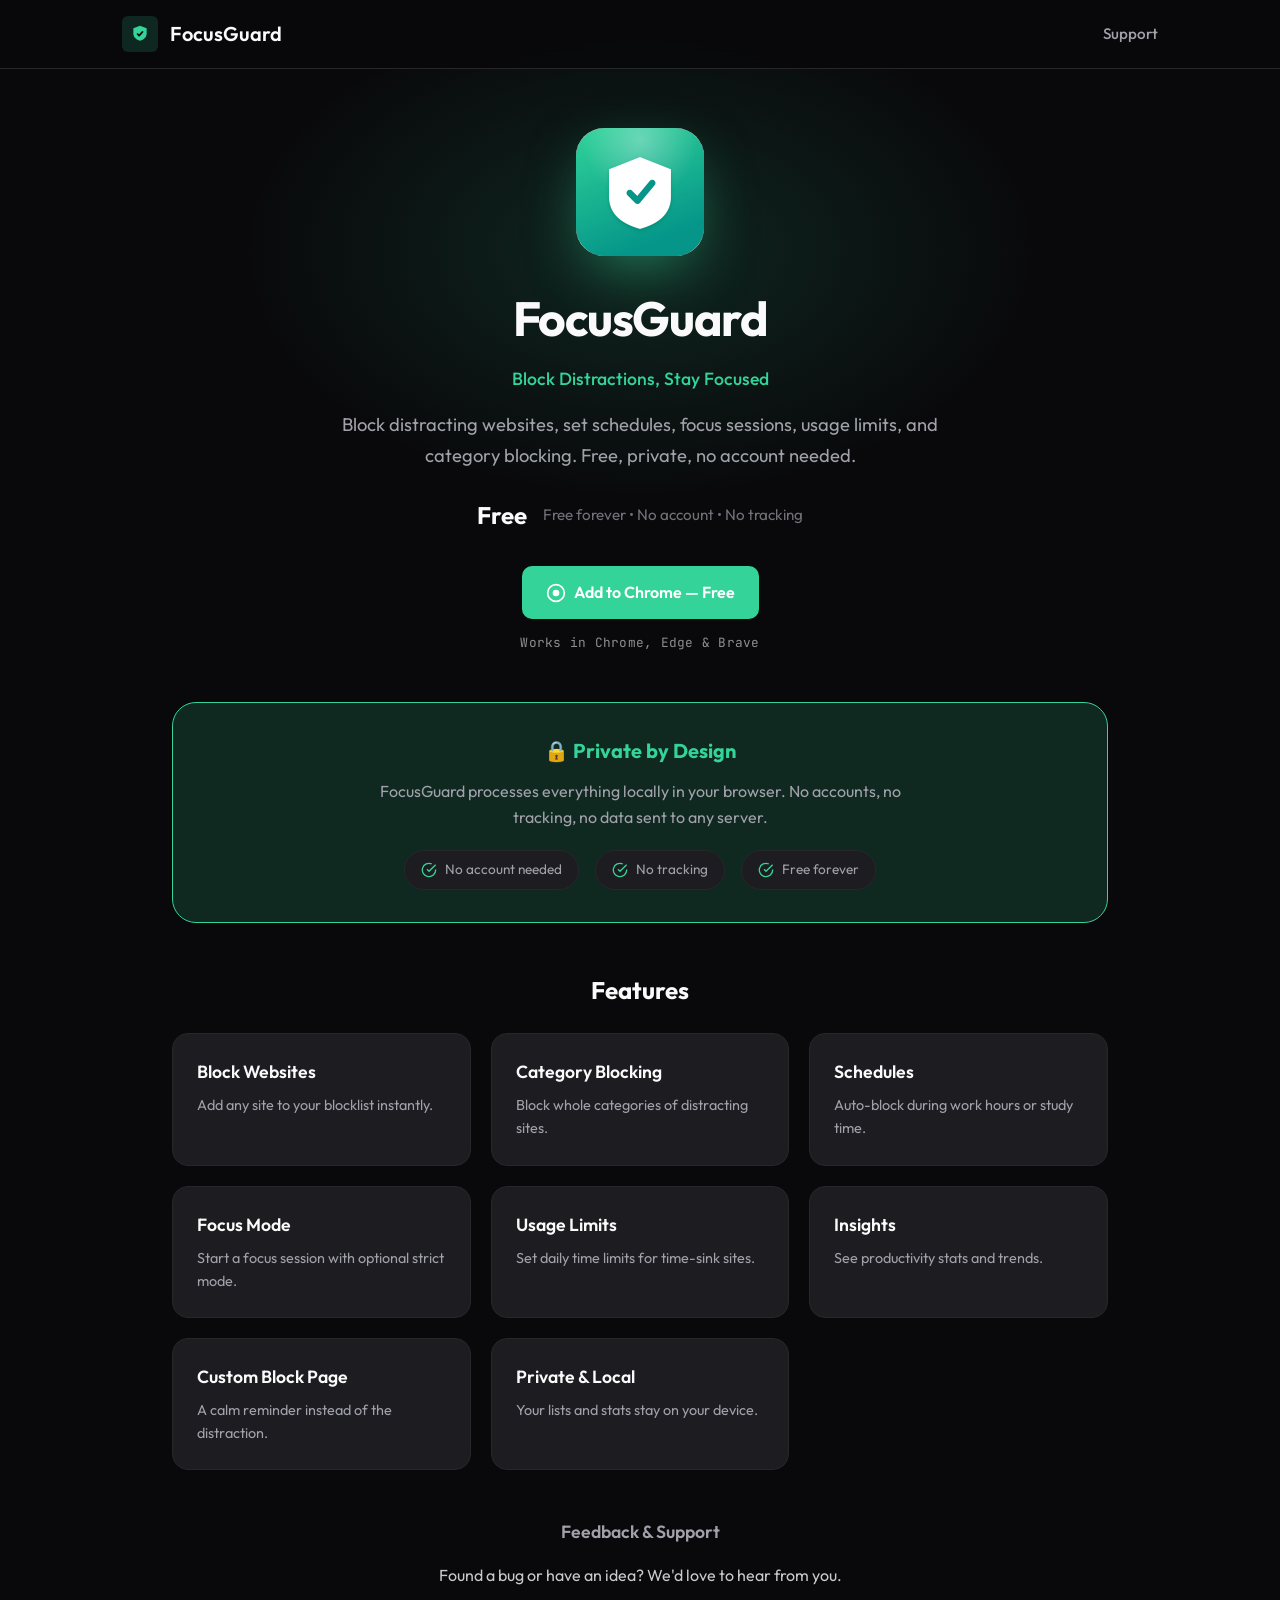
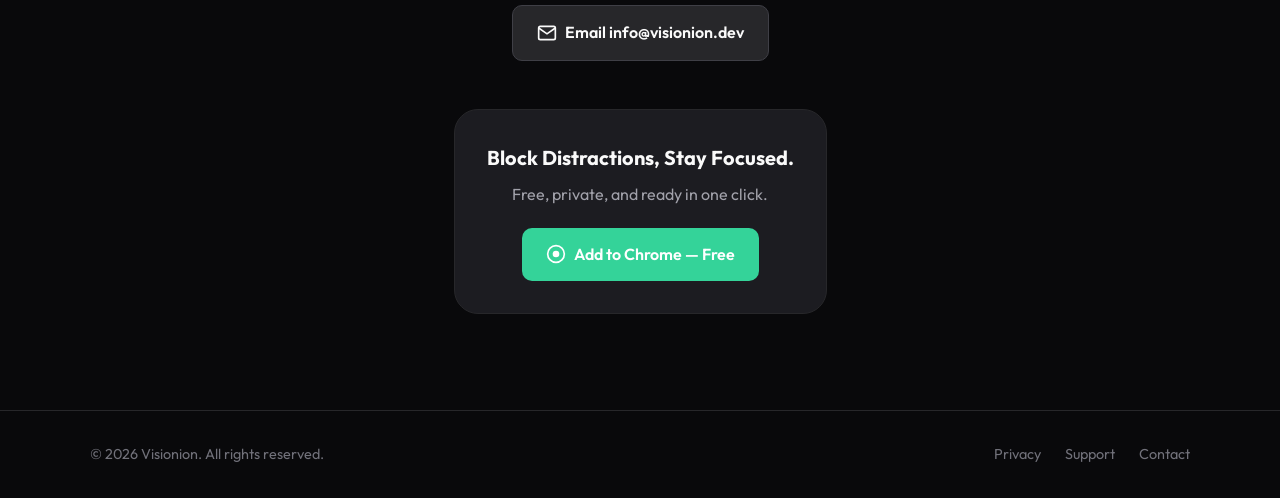
<file: index.html>
<!DOCTYPE html>
<html lang="en">
<head>
<script async src="https://www.googletagmanager.com/gtag/js?id=G-M6JFPRX2WN"></script>
<script>
  window.dataLayer = window.dataLayer || [];
  function gtag(){dataLayer.push(arguments);}
  gtag('js', new Date());
  gtag('config', 'G-M6JFPRX2WN');
</script>

  <meta charset="UTF-8" /><meta name="viewport" content="width=device-width, initial-scale=1" />
  <meta name="theme-color" content="#22c55e" />
  <title>FocusGuard — Free Chrome Extension | Block Distractions, Stay Focused</title>
  <meta name="description" content="Block distracting websites, set schedules, focus sessions, usage limits, and category blocking. Free, private, no account needed." />
  <link rel="canonical" href="https://focusguard.visionion.dev/" />
  <meta property="og:title" content="FocusGuard — Free Chrome Extension" />
  <meta property="og:description" content="Block distracting websites, set schedules, focus sessions, usage limits, and category blocking. Free, private, no account needed." />
  <meta property="og:type" content="website" />
  <meta property="og:url" content="https://focusguard.visionion.dev/" />
  <meta property="og:image" content="https://focusguard.visionion.dev/og-image.png" />
  <meta name="twitter:card" content="summary_large_image" />
  <meta name="twitter:title" content="FocusGuard — Free Chrome Extension" />
  <meta name="twitter:description" content="Block distracting websites, set schedules, focus sessions, usage limits, and category blocking. Free, private, no account needed." />
  <meta name="twitter:image" content="https://focusguard.visionion.dev/og-image.png" />
  <script type="application/ld+json">
  {
    "@context": "https://schema.org", "@type": "WebApplication",
    "name": "FocusGuard", "applicationCategory": "BrowserApplication",
    "operatingSystem": "Chrome", "description": "Block distracting websites, set schedules, focus sessions, usage limits, and category blocking. Free, private, no account needed.",
    "url": "https://focusguard.visionion.dev/",
    "offers": { "@type": "Offer", "price": "0", "priceCurrency": "USD" },
    "publisher": { "@type": "Organization", "name": "Visionion", "url": "https://visionion.dev" }
  }
  </script>
  <link rel="icon" type="image/png" href="/icon.png">
  <link rel="apple-touch-icon" href="/apple-touch-icon.png">
  <link rel="preconnect" href="https://fonts.googleapis.com"><link rel="preconnect" href="https://fonts.gstatic.com" crossorigin>
  <link href="https://fonts.googleapis.com/css2?family=Outfit:wght@300;400;500;600;700&family=JetBrains+Mono:wght@400;500&display=swap" rel="stylesheet">
  <link rel="stylesheet" href="styles.css" />
</head>
<body>
  <nav class="nav"><div class="nav-container">
    <a href="/" class="nav-logo"><span class="logo-icon"><svg viewBox="0 0 24 24" fill="currentColor"><path d="M12 2l8 3v6c0 5-3.5 7.5-8 9-4.5-1.5-8-4-8-9V5z"/><polyline points="9,12 11,14 15,9.5" fill="none" stroke="#0a0a0f" stroke-width="2" stroke-linecap="round" stroke-linejoin="round"/></svg></span><span class="logo-text">FocusGuard</span></a>
    <div class="nav-right"><a href="/support.html" class="nav-link">Support</a></div>
  </div></nav>
  <main>
    <section class="hero"><div class="hero-glow"></div><div class="hero-content">
      <img src="/icon.png" alt="FocusGuard icon" class="hero-app-icon" width="128" height="128" />
      <h1 class="hero-title">FocusGuard</h1>
      <p class="hero-tagline">Block Distractions, Stay Focused</p>
      <p class="hero-subtitle">Block distracting websites, set schedules, focus sessions, usage limits, and category blocking. Free, private, no account needed.</p>
      <div class="hero-price"><span class="price-tag">Free</span><span class="price-note">Free forever • No account • No tracking</span></div>
      <div class="hero-cta"><a href="/download.html" class="btn btn-primary">
        <svg viewBox="0 0 24 24" fill="currentColor" width="20" height="20"><circle cx="12" cy="12" r="10" fill="none" stroke="currentColor" stroke-width="2"/><circle cx="12" cy="12" r="4"/></svg>
        Add to Chrome — Free</a></div>
      <p class="hero-meta">Works in Chrome, Edge & Brave</p>
    </div></section>
    <div class="main-content">
      <section class="privacy-banner"><h2>🔒 Private by Design</h2>
        <p>FocusGuard processes everything locally in your browser. No accounts, no tracking, no data sent to any server.</p>
        <div class="privacy-highlights">
          <span class="privacy-badge"><svg viewBox="0 0 24 24" fill="none" stroke="currentColor" stroke-width="2"><path d="M22 11.08V12a10 10 0 11-5.93-9.14"/><polyline points="22,4 12,14.01 9,11.01"/></svg> No account needed</span>
          <span class="privacy-badge"><svg viewBox="0 0 24 24" fill="none" stroke="currentColor" stroke-width="2"><path d="M22 11.08V12a10 10 0 11-5.93-9.14"/><polyline points="22,4 12,14.01 9,11.01"/></svg> No tracking</span>
          <span class="privacy-badge"><svg viewBox="0 0 24 24" fill="none" stroke="currentColor" stroke-width="2"><path d="M22 11.08V12a10 10 0 11-5.93-9.14"/><polyline points="22,4 12,14.01 9,11.01"/></svg> Free forever</span>
        </div>
      </section>
      <section class="features-section"><h2 class="features-title">Features</h2><div class="features-grid">
<div class="feature-card"><h3>Block Websites</h3><p>Add any site to your blocklist instantly.</p></div>
<div class="feature-card"><h3>Category Blocking</h3><p>Block whole categories of distracting sites.</p></div>
<div class="feature-card"><h3>Schedules</h3><p>Auto-block during work hours or study time.</p></div>
<div class="feature-card"><h3>Focus Mode</h3><p>Start a focus session with optional strict mode.</p></div>
<div class="feature-card"><h3>Usage Limits</h3><p>Set daily time limits for time-sink sites.</p></div>
<div class="feature-card"><h3>Insights</h3><p>See productivity stats and trends.</p></div>
<div class="feature-card"><h3>Custom Block Page</h3><p>A calm reminder instead of the distraction.</p></div>
<div class="feature-card"><h3>Private &amp; Local</h3><p>Your lists and stats stay on your device.</p></div>
</div></section>
      <section class="requirements-section"><h2>Feedback &amp; Support</h2>
        <p style="max-width:620px;margin:0 auto 1rem;opacity:.8;line-height:1.7">Found a bug or have an idea? We'd love to hear from you.</p>
        <a href="mailto:info@visionion.dev?subject=FocusGuard%20Feedback" class="btn btn-secondary">
          <svg viewBox="0 0 24 24" fill="none" stroke="currentColor" stroke-width="2" width="18" height="18"><path d="M22 6l-10 7L2 6"/><rect x="2" y="4" width="20" height="16" rx="2"/></svg>
          Email info@visionion.dev</a>
      </section>
      <section class="cta-section"><div class="cta-card">
        <h3>Block Distractions, Stay Focused.</h3><p>Free, private, and ready in one click.</p>
        <a href="/download.html" class="btn btn-primary">
          <svg viewBox="0 0 24 24" fill="currentColor" width="20" height="20"><circle cx="12" cy="12" r="10" fill="none" stroke="currentColor" stroke-width="2"/><circle cx="12" cy="12" r="4"/></svg>
          Add to Chrome — Free</a>
      </div></section>
    </div>
  </main>
  <footer class="footer"><div class="footer-container">
    <p class="footer-copy">© <span id="year"></span> Visionion. All rights reserved.</p>
    <div class="footer-links"><a href="/privacy.html">Privacy</a><a href="/support.html">Support</a><a href="https://visionion.dev/contact-us.html">Contact</a></div>
  </div></footer>
  <script>document.getElementById('year').textContent=new Date().getFullYear();</script>
  <script defer src='https://static.cloudflareinsights.com/beacon.min.js' data-cf-beacon='{"token": "0fb8a7ea8df846ac9b497b494a709847"}'></script>
</body>
</html>
</file>
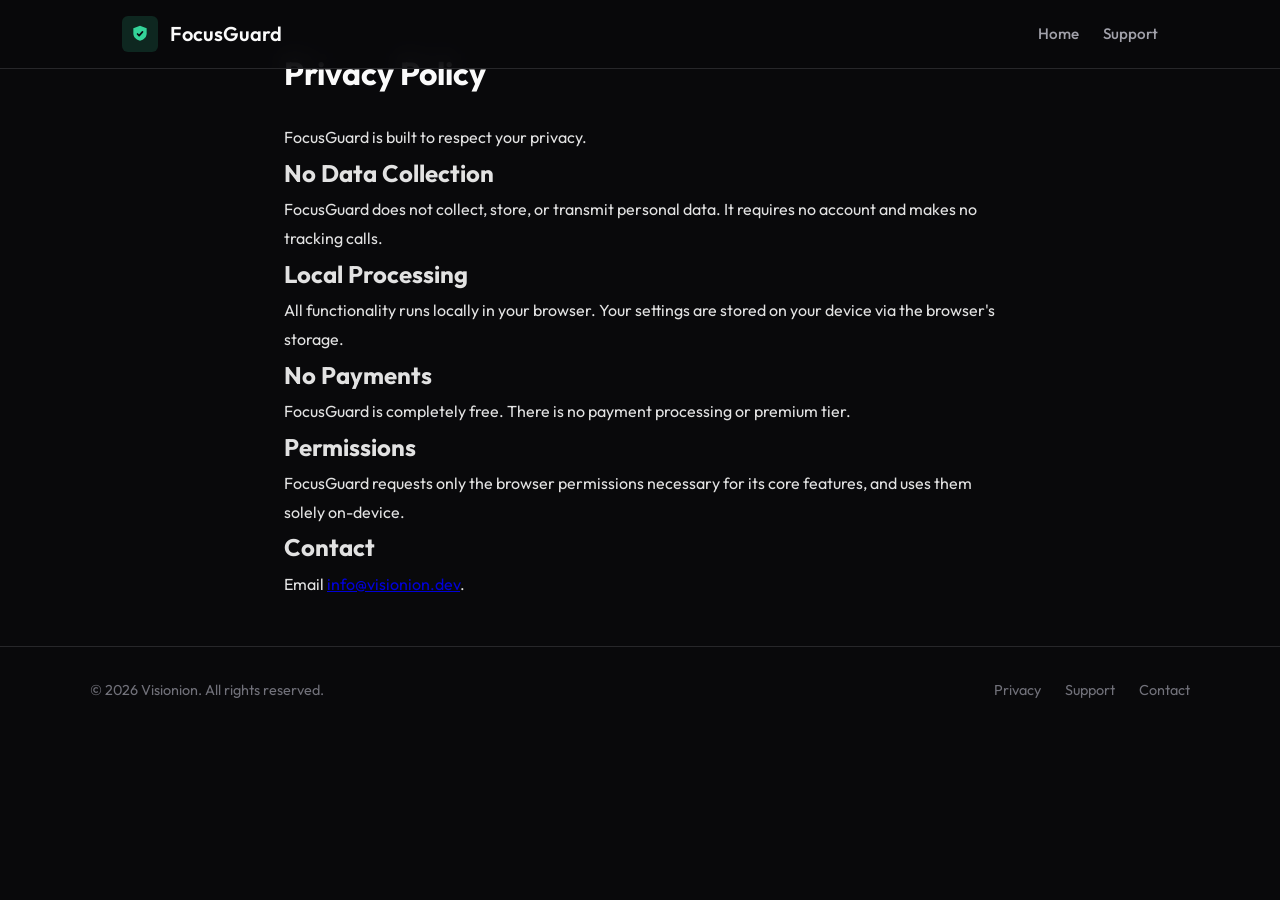
<file: privacy.html>
<!DOCTYPE html>
<html lang="en"><head>
<script async src="https://www.googletagmanager.com/gtag/js?id=G-M6JFPRX2WN"></script>
<script>
  window.dataLayer = window.dataLayer || [];
  function gtag(){dataLayer.push(arguments);}
  gtag('js', new Date());
  gtag('config', 'G-M6JFPRX2WN');
</script>
<meta charset="UTF-8" /><meta name="viewport" content="width=device-width, initial-scale=1" />
  <meta name="theme-color" content="#22c55e" />
<title>FocusGuard — Privacy Policy</title>
  <meta name="description" content="FocusGuard — Privacy Policy. Part of Visionion — thoughtful, privacy-first software." /><link rel="canonical" href="https://focusguard.visionion.dev/privacy.html" />
<link rel="icon" type="image/png" href="/icon.png" />
<link href="https://fonts.googleapis.com/css2?family=Outfit:wght@300;400;500;600;700&family=JetBrains+Mono:wght@400;500&display=swap" rel="stylesheet">
<link rel="stylesheet" href="styles.css" /></head>
<body>
<nav class="nav"><div class="nav-container">
<a href="/" class="nav-logo"><span class="logo-icon"><svg viewBox="0 0 24 24" fill="currentColor"><path d="M12 2l8 3v6c0 5-3.5 7.5-8 9-4.5-1.5-8-4-8-9V5z"/><polyline points="9,12 11,14 15,9.5" fill="none" stroke="#0a0a0f" stroke-width="2" stroke-linecap="round" stroke-linejoin="round"/></svg></span><span class="logo-text">FocusGuard</span></a>
<div class="nav-right"><a href="/" class="nav-link">Home</a><a href="/support.html" class="nav-link">Support</a></div></div></nav>
<main><div class="main-content" style="max-width:760px;margin:0 auto;padding:3rem 1.5rem">
<h1 style="font-size:2rem;margin-bottom:1.5rem">Privacy Policy</h1>
<div style="line-height:1.8;opacity:.9"><p>FocusGuard is built to respect your privacy.</p><h2>No Data Collection</h2><p>FocusGuard does not collect, store, or transmit personal data. It requires no account and makes no tracking calls.</p><h2>Local Processing</h2><p>All functionality runs locally in your browser. Your settings are stored on your device via the browser's storage.</p><h2>No Payments</h2><p>FocusGuard is completely free. There is no payment processing or premium tier.</p><h2>Permissions</h2><p>FocusGuard requests only the browser permissions necessary for its core features, and uses them solely on-device.</p><h2>Contact</h2><p>Email <a href="mailto:info@visionion.dev">info@visionion.dev</a>.</p></div></div></main>
<footer class="footer"><div class="footer-container">
<p class="footer-copy">© <span id="year"></span> Visionion. All rights reserved.</p>
<div class="footer-links"><a href="/privacy.html">Privacy</a><a href="/support.html">Support</a><a href="https://visionion.dev/contact-us.html">Contact</a></div></div></footer>
<script>document.getElementById('year').textContent=new Date().getFullYear();</script></body></html>
</file>
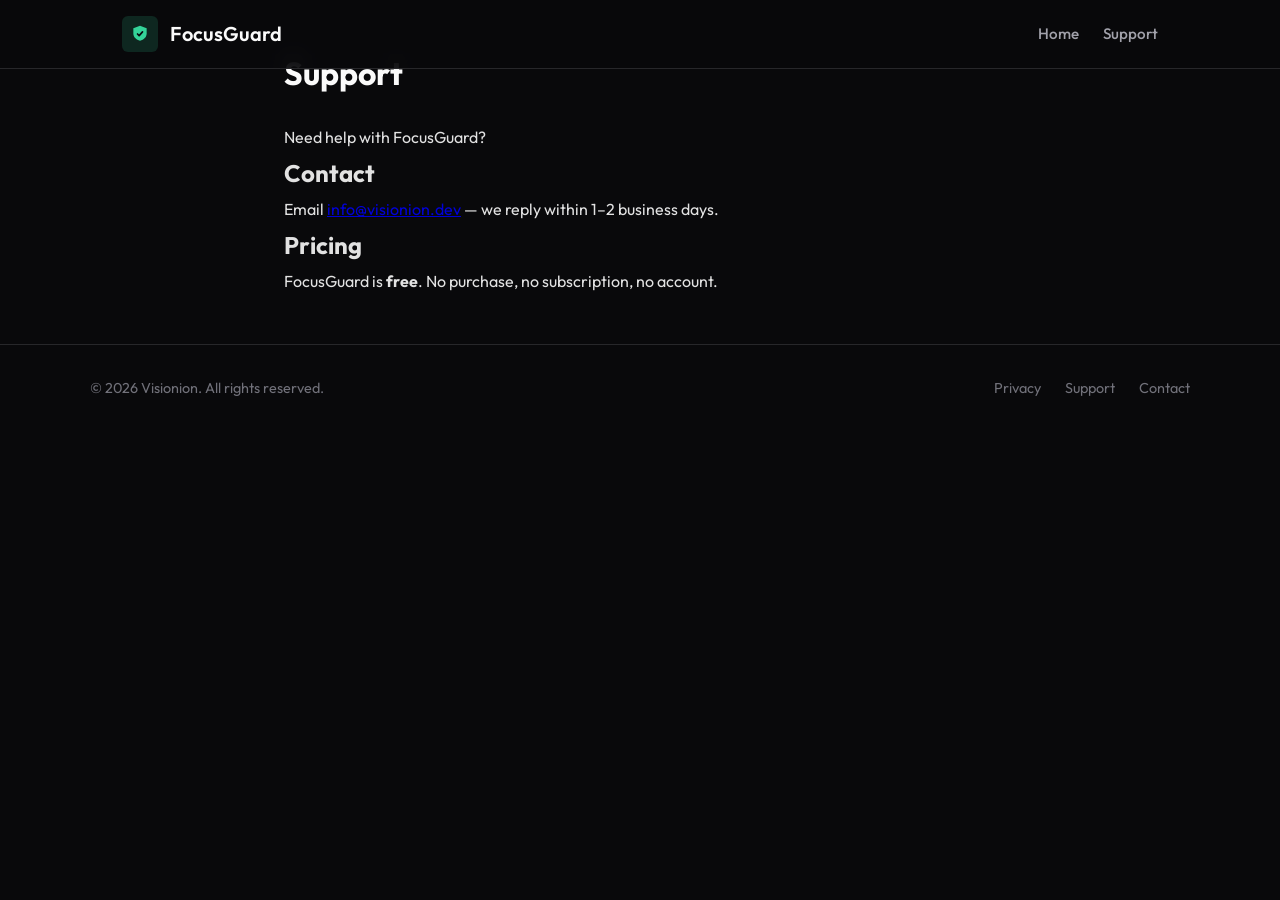
<file: support.html>
<!DOCTYPE html>
<html lang="en"><head>
<script async src="https://www.googletagmanager.com/gtag/js?id=G-M6JFPRX2WN"></script>
<script>
  window.dataLayer = window.dataLayer || [];
  function gtag(){dataLayer.push(arguments);}
  gtag('js', new Date());
  gtag('config', 'G-M6JFPRX2WN');
</script>
<meta charset="UTF-8" /><meta name="viewport" content="width=device-width, initial-scale=1" />
  <meta name="theme-color" content="#22c55e" />
<title>FocusGuard — Support</title>
  <meta name="description" content="FocusGuard — Support. Part of Visionion — thoughtful, privacy-first software." /><link rel="canonical" href="https://focusguard.visionion.dev/support.html" />
<link rel="icon" type="image/png" href="/icon.png" />
<link href="https://fonts.googleapis.com/css2?family=Outfit:wght@300;400;500;600;700&family=JetBrains+Mono:wght@400;500&display=swap" rel="stylesheet">
<link rel="stylesheet" href="styles.css" /></head>
<body>
<nav class="nav"><div class="nav-container">
<a href="/" class="nav-logo"><span class="logo-icon"><svg viewBox="0 0 24 24" fill="currentColor"><path d="M12 2l8 3v6c0 5-3.5 7.5-8 9-4.5-1.5-8-4-8-9V5z"/><polyline points="9,12 11,14 15,9.5" fill="none" stroke="#0a0a0f" stroke-width="2" stroke-linecap="round" stroke-linejoin="round"/></svg></span><span class="logo-text">FocusGuard</span></a>
<div class="nav-right"><a href="/" class="nav-link">Home</a><a href="/support.html" class="nav-link">Support</a></div></div></nav>
<main><div class="main-content" style="max-width:760px;margin:0 auto;padding:3rem 1.5rem">
<h1 style="font-size:2rem;margin-bottom:1.5rem">Support</h1>
<div style="line-height:1.8;opacity:.9"><p>Need help with FocusGuard?</p><h2>Contact</h2><p>Email <a href="mailto:info@visionion.dev?subject=FocusGuard%20Support">info@visionion.dev</a> — we reply within 1–2 business days.</p><h2>Pricing</h2><p>FocusGuard is <strong>free</strong>. No purchase, no subscription, no account.</p></div></div></main>
<footer class="footer"><div class="footer-container">
<p class="footer-copy">© <span id="year"></span> Visionion. All rights reserved.</p>
<div class="footer-links"><a href="/privacy.html">Privacy</a><a href="/support.html">Support</a><a href="https://visionion.dev/contact-us.html">Contact</a></div></div></footer>
<script>document.getElementById('year').textContent=new Date().getFullYear();</script></body></html>
</file>
<file: styles.css>
:root {
  --bg-primary: #09090b;
  --bg-secondary: #18181b;
  --bg-card: #1c1c21;
  --bg-elevated: #27272a;
  
  --text-primary: #fafafa;
  --text-secondary: #a1a1aa;
  --text-muted: #71717a;
  
  --border-color: #27272a;
  --border-subtle: #3f3f46;
  
  --accent: #34d399;
  --accent-hover: #0d9488;
  --accent-dim: rgba(52, 211, 153, 0.15);
  --accent-glow: rgba(52, 211, 153, 0.3);
  
  --radius-sm: 6px;
  --radius-md: 10px;
  --radius-lg: 16px;
  --radius-xl: 24px;
  
  --font-sans: 'Outfit', -apple-system, BlinkMacSystemFont, system-ui, sans-serif;
  --font-mono: 'JetBrains Mono', monospace;
}

* {
  box-sizing: border-box;
  margin: 0;
  padding: 0;
}

html {
  scroll-behavior: smooth;
}

body {
  font-family: var(--font-sans);
  background: var(--bg-primary);
  color: var(--text-primary);
  line-height: 1.6;
  min-height: 100vh;
  -webkit-font-smoothing: antialiased;
  -moz-osx-font-smoothing: grayscale;
}

/* Navigation */
.nav {
  position: fixed;
  top: 0;
  left: 0;
  right: 0;
  z-index: 100;
  background: rgba(9, 9, 11, 0.85);
  backdrop-filter: blur(12px);
  border-bottom: 1px solid var(--border-color);
}

.nav-container {
  max-width: 1100px;
  margin: 0 auto;
  padding: 1rem 2rem;
  display: flex;
  align-items: center;
  justify-content: space-between;
}

.nav-logo {
  display: flex;
  align-items: center;
  gap: 0.75rem;
  text-decoration: none;
  color: var(--text-primary);
  font-weight: 600;
  font-size: 1.25rem;
}

.logo-icon {
  width: 36px;
  height: 36px;
  background: var(--accent-dim);
  border-radius: var(--radius-sm);
  display: flex;
  align-items: center;
  justify-content: center;
  color: var(--accent);
}

.logo-icon svg {
  width: 20px;
  height: 20px;
}

.nav-right {
  display: flex;
  align-items: center;
  gap: 1.5rem;
}

.nav-link {
  color: var(--text-secondary);
  text-decoration: none;
  font-weight: 500;
  font-size: 0.95rem;
  transition: color 0.2s ease;
}

.nav-link:hover {
  color: var(--text-primary);
}

/* Hero Section */
.hero {
  padding: 8rem 2rem 3rem;
  text-align: center;
  position: relative;
  overflow: hidden;
}

.hero-glow {
  position: absolute;
  top: 0;
  left: 50%;
  transform: translateX(-50%);
  width: 800px;
  height: 500px;
  background: radial-gradient(ellipse at center, var(--accent-dim) 0%, transparent 70%);
  pointer-events: none;
}

.hero-content {
  position: relative;
  z-index: 1;
  max-width: 640px;
  margin: 0 auto;
}

.hero-icon {
  width: 80px;
  height: 80px;
  margin: 0 auto 1.5rem;
  background: var(--accent-dim);
  border-radius: var(--radius-xl);
  display: flex;
  align-items: center;
  justify-content: center;
  color: var(--accent);
}

.hero-icon svg {
  width: 40px;
  height: 40px;
}

.hero-title {
  font-size: clamp(2rem, 5vw, 3rem);
  font-weight: 700;
  letter-spacing: -0.03em;
  margin-bottom: 0.5rem;
}

.hero-tagline {
  font-size: 1.1rem;
  color: var(--accent);
  font-weight: 500;
  margin-bottom: 1rem;
}

.hero-subtitle {
  font-size: 1.15rem;
  color: var(--text-secondary);
  line-height: 1.7;
}

.hero-price {
  margin-top: 1.5rem;
  display: flex;
  align-items: center;
  justify-content: center;
  gap: 1rem;
  flex-wrap: wrap;
}

.price-tag {
  font-size: 1.5rem;
  font-weight: 700;
  color: var(--text-primary);
}

.price-note {
  font-size: 0.95rem;
  color: var(--text-muted);
}

.hero-cta {
  margin-top: 2rem;
  display: flex;
  flex-wrap: wrap;
  justify-content: center;
  gap: 1rem;
}

/* Main Content */
.main-content {
  max-width: 1000px;
  margin: 0 auto;
  padding: 0 2rem 4rem;
}

/* Privacy Banner */
.privacy-banner {
  background: var(--accent-dim);
  border: 1px solid var(--accent);
  border-radius: var(--radius-xl);
  padding: 2rem;
  text-align: center;
  margin-bottom: 3rem;
}

.privacy-banner h2 {
  font-size: 1.25rem;
  font-weight: 700;
  margin-bottom: 0.75rem;
  color: var(--accent);
}

.privacy-banner p {
  color: var(--text-secondary);
  max-width: 540px;
  margin: 0 auto;
}

.privacy-highlights {
  display: flex;
  flex-wrap: wrap;
  justify-content: center;
  gap: 1rem;
  margin-top: 1.25rem;
}

.privacy-badge {
  display: inline-flex;
  align-items: center;
  gap: 0.5rem;
  background: var(--bg-card);
  border: 1px solid var(--border-color);
  padding: 0.5rem 1rem;
  border-radius: 100px;
  font-size: 0.85rem;
  color: var(--text-secondary);
}

.privacy-badge svg {
  width: 16px;
  height: 16px;
  color: var(--accent);
}

/* Features Section */
.features-section {
  margin-bottom: 3rem;
}

.features-title {
  font-size: 1.5rem;
  font-weight: 700;
  margin-bottom: 1.5rem;
  text-align: center;
}

.features-grid {
  display: grid;
  grid-template-columns: repeat(auto-fit, minmax(220px, 1fr));
  gap: 1.25rem;
}

.feature-card {
  background: var(--bg-card);
  border: 1px solid var(--border-color);
  border-radius: var(--radius-lg);
  padding: 1.5rem;
  transition: all 0.2s ease;
}

.feature-card:hover {
  border-color: var(--border-subtle);
  transform: translateY(-2px);
}

.feature-icon {
  width: 48px;
  height: 48px;
  background: var(--accent-dim);
  border-radius: var(--radius-md);
  display: flex;
  align-items: center;
  justify-content: center;
  color: var(--accent);
  margin-bottom: 1rem;
}

.feature-icon svg {
  width: 24px;
  height: 24px;
}

.feature-card h3 {
  font-size: 1.1rem;
  font-weight: 600;
  margin-bottom: 0.5rem;
}

.feature-card p {
  font-size: 0.9rem;
  color: var(--text-secondary);
  line-height: 1.6;
}

/* How It Works Section */
.how-section {
  margin-bottom: 3rem;
}

.how-card {
  background: var(--bg-card);
  border: 1px solid var(--border-color);
  border-radius: var(--radius-xl);
  padding: 2rem;
}

.how-card h2 {
  font-size: 1.35rem;
  font-weight: 700;
  margin-bottom: 1.5rem;
  text-align: center;
}

.how-steps {
  display: grid;
  grid-template-columns: repeat(auto-fit, minmax(200px, 1fr));
  gap: 1.5rem;
}

.how-step {
  text-align: center;
}

.step-number {
  width: 40px;
  height: 40px;
  margin: 0 auto 1rem;
  background: var(--accent);
  color: #fff;
  border-radius: 50%;
  display: flex;
  align-items: center;
  justify-content: center;
  font-weight: 700;
  font-size: 1.1rem;
}

.how-step h3 {
  font-size: 1rem;
  font-weight: 600;
  margin-bottom: 0.5rem;
}

.how-step p {
  font-size: 0.9rem;
  color: var(--text-secondary);
}

/* Models Section */
.models-section {
  margin-bottom: 3rem;
}

.models-card {
  background: var(--bg-card);
  border: 1px solid var(--border-color);
  border-radius: var(--radius-xl);
  padding: 2rem;
}

.models-card h2 {
  font-size: 1.35rem;
  font-weight: 700;
  margin-bottom: 0.5rem;
  text-align: center;
}

.models-card > p {
  color: var(--text-secondary);
  text-align: center;
  margin-bottom: 1.5rem;
}

.models-grid {
  display: grid;
  grid-template-columns: repeat(auto-fit, minmax(180px, 1fr));
  gap: 1rem;
}

.model-item {
  background: var(--bg-elevated);
  border: 1px solid var(--border-subtle);
  border-radius: var(--radius-md);
  padding: 1rem;
  text-align: center;
}

.model-item h4 {
  font-size: 0.95rem;
  font-weight: 600;
  margin-bottom: 0.25rem;
}

.model-item .model-size {
  font-size: 0.8rem;
  color: var(--text-muted);
  margin-bottom: 0.5rem;
}

.model-item .model-desc {
  font-size: 0.85rem;
  color: var(--text-secondary);
}

/* CTA */
.cta-section {
  display: flex;
  justify-content: center;
  margin-bottom: 2rem;
}

.cta-card {
  background: var(--bg-card);
  border: 1px solid var(--border-color);
  border-radius: var(--radius-xl);
  padding: 2rem;
  text-align: center;
  max-width: 620px;
}

.cta-card h3 {
  font-size: 1.25rem;
  font-weight: 700;
  margin-bottom: 0.5rem;
}

.cta-card p {
  color: var(--text-secondary);
  margin-bottom: 1.25rem;
}

/* Requirements */
.requirements-section {
  margin-bottom: 3rem;
  text-align: center;
}

.requirements-section h2 {
  font-size: 1.1rem;
  font-weight: 600;
  margin-bottom: 1rem;
  color: var(--text-secondary);
}

.requirements-list {
  display: flex;
  flex-wrap: wrap;
  justify-content: center;
  gap: 0.75rem;
}

.requirement-tag {
  background: var(--bg-card);
  border: 1px solid var(--border-color);
  padding: 0.5rem 1rem;
  border-radius: 100px;
  font-size: 0.9rem;
  color: var(--text-secondary);
}

/* Buttons */
.btn {
  display: inline-flex;
  align-items: center;
  gap: 0.5rem;
  padding: 0.875rem 1.5rem;
  border-radius: var(--radius-md);
  font-size: 1rem;
  font-weight: 600;
  font-family: var(--font-sans);
  text-decoration: none;
  cursor: pointer;
  transition: all 0.2s ease;
  border: none;
}

.btn-primary {
  background: var(--accent);
  color: #fff;
}

.btn-primary:hover {
  background: var(--accent-hover);
}

.btn-secondary {
  background: var(--bg-elevated);
  color: var(--text-primary);
  border: 1px solid var(--border-subtle);
}

.btn-secondary:hover {
  background: var(--border-subtle);
}

.btn svg {
  width: 20px;
  height: 20px;
}

/* Footer */
.footer {
  border-top: 1px solid var(--border-color);
  padding: 2rem;
}

.footer-container {
  max-width: 1100px;
  margin: 0 auto;
  display: flex;
  align-items: center;
  justify-content: space-between;
  flex-wrap: wrap;
  gap: 1rem;
}

.footer-copy {
  color: var(--text-muted);
  font-size: 0.9rem;
}

.footer-links {
  display: flex;
  gap: 1.5rem;
}

.footer-links a {
  color: var(--text-muted);
  text-decoration: none;
  font-size: 0.9rem;
  transition: color 0.2s ease;
}

.footer-links a:hover {
  color: var(--text-primary);
}

/* Page Content (for Privacy, Support pages) */
.page-container {
  max-width: 720px;
  margin: 0 auto;
  padding: 8rem 2rem 4rem;
}

.page-header {
  margin-bottom: 3rem;
  padding-bottom: 2rem;
  border-bottom: 1px solid var(--border-color);
}

.page-title {
  font-size: clamp(2rem, 5vw, 2.75rem);
  font-weight: 700;
  letter-spacing: -0.02em;
  margin-bottom: 0.5rem;
}

.page-subtitle {
  color: var(--text-muted);
  font-size: 0.95rem;
}

.page-content h2 {
  font-size: 1.35rem;
  font-weight: 600;
  margin-top: 2.5rem;
  margin-bottom: 1rem;
  color: var(--text-primary);
}

.page-content p {
  color: var(--text-secondary);
  line-height: 1.8;
  margin-bottom: 1rem;
}

.page-content ul {
  list-style: none;
  margin: 1rem 0 1.5rem;
  padding-left: 0;
}

.page-content ul li {
  position: relative;
  padding-left: 1.5rem;
  margin-bottom: 0.75rem;
  color: var(--text-secondary);
  line-height: 1.7;
}

.page-content ul li::before {
  content: '';
  position: absolute;
  left: 0;
  top: 0.6rem;
  width: 6px;
  height: 6px;
  background: var(--accent);
  border-radius: 50%;
}

.page-content a {
  color: var(--accent);
  text-decoration: none;
  transition: opacity 0.2s ease;
}

.page-content a:hover {
  opacity: 0.8;
  text-decoration: underline;
}

.page-content strong {
  color: var(--text-primary);
  font-weight: 600;
}

.back-link {
  display: inline-flex;
  align-items: center;
  gap: 0.5rem;
  color: var(--text-muted);
  text-decoration: none;
  font-size: 0.9rem;
  margin-bottom: 2rem;
  transition: color 0.2s ease;
}

.back-link:hover {
  color: var(--text-primary);
}

.back-link svg {
  width: 16px;
  height: 16px;
}

/* Hotkey Display */
.hotkey-display {
  display: inline-flex;
  align-items: center;
  gap: 0.25rem;
  background: var(--bg-elevated);
  padding: 0.5rem 0.75rem;
  border-radius: var(--radius-sm);
  font-family: var(--font-mono);
  font-size: 0.9rem;
  border: 1px solid var(--border-subtle);
}

.hotkey-display kbd {
  background: var(--bg-card);
  padding: 0.15rem 0.4rem;
  border-radius: 4px;
  border: 1px solid var(--border-color);
  font-family: var(--font-mono);
}

/* Responsive */
@media (max-width: 768px) {
  .nav-container {
    padding: 1rem 1.5rem;
  }
  
  .hero {
    padding: 7rem 1.5rem 2rem;
  }
  
  .main-content {
    padding: 0 1.5rem 3rem;
  }
  
  .hero-cta {
    flex-direction: column;
    align-items: center;
  }
  
  .btn {
    width: 100%;
    justify-content: center;
    max-width: 280px;
  }
  
  .privacy-highlights {
    flex-direction: column;
    align-items: center;
  }
  
  .cta-card {
    padding: 1.5rem;
  }
  
  .footer-container {
    flex-direction: column;
    text-align: center;
  }
  
  .footer-links {
    flex-wrap: wrap;
    justify-content: center;
  }
}

@media (max-width: 480px) {
  .hero-title {
    font-size: 1.75rem;
  }
  
  .features-grid {
    grid-template-columns: 1fr;
  }
  
  .how-steps {
    grid-template-columns: 1fr;
  }
  
  .models-grid {
    grid-template-columns: 1fr;
  }
}


/* Free-download meta line */
.hero-meta {
  margin-top: 14px;
  font-family: 'JetBrains Mono', monospace;
  font-size: 0.8rem;
  letter-spacing: 0.02em;
  opacity: 0.55;
}

/* Branded app icon in hero */
.hero-app-icon {
  width: 128px;
  height: 128px;
  border-radius: 28px;
  margin: 0 auto 1.5rem;
  display: block;
  box-shadow: 0 20px 60px -15px rgba(52, 211, 153, 0.55);
}
</file>
